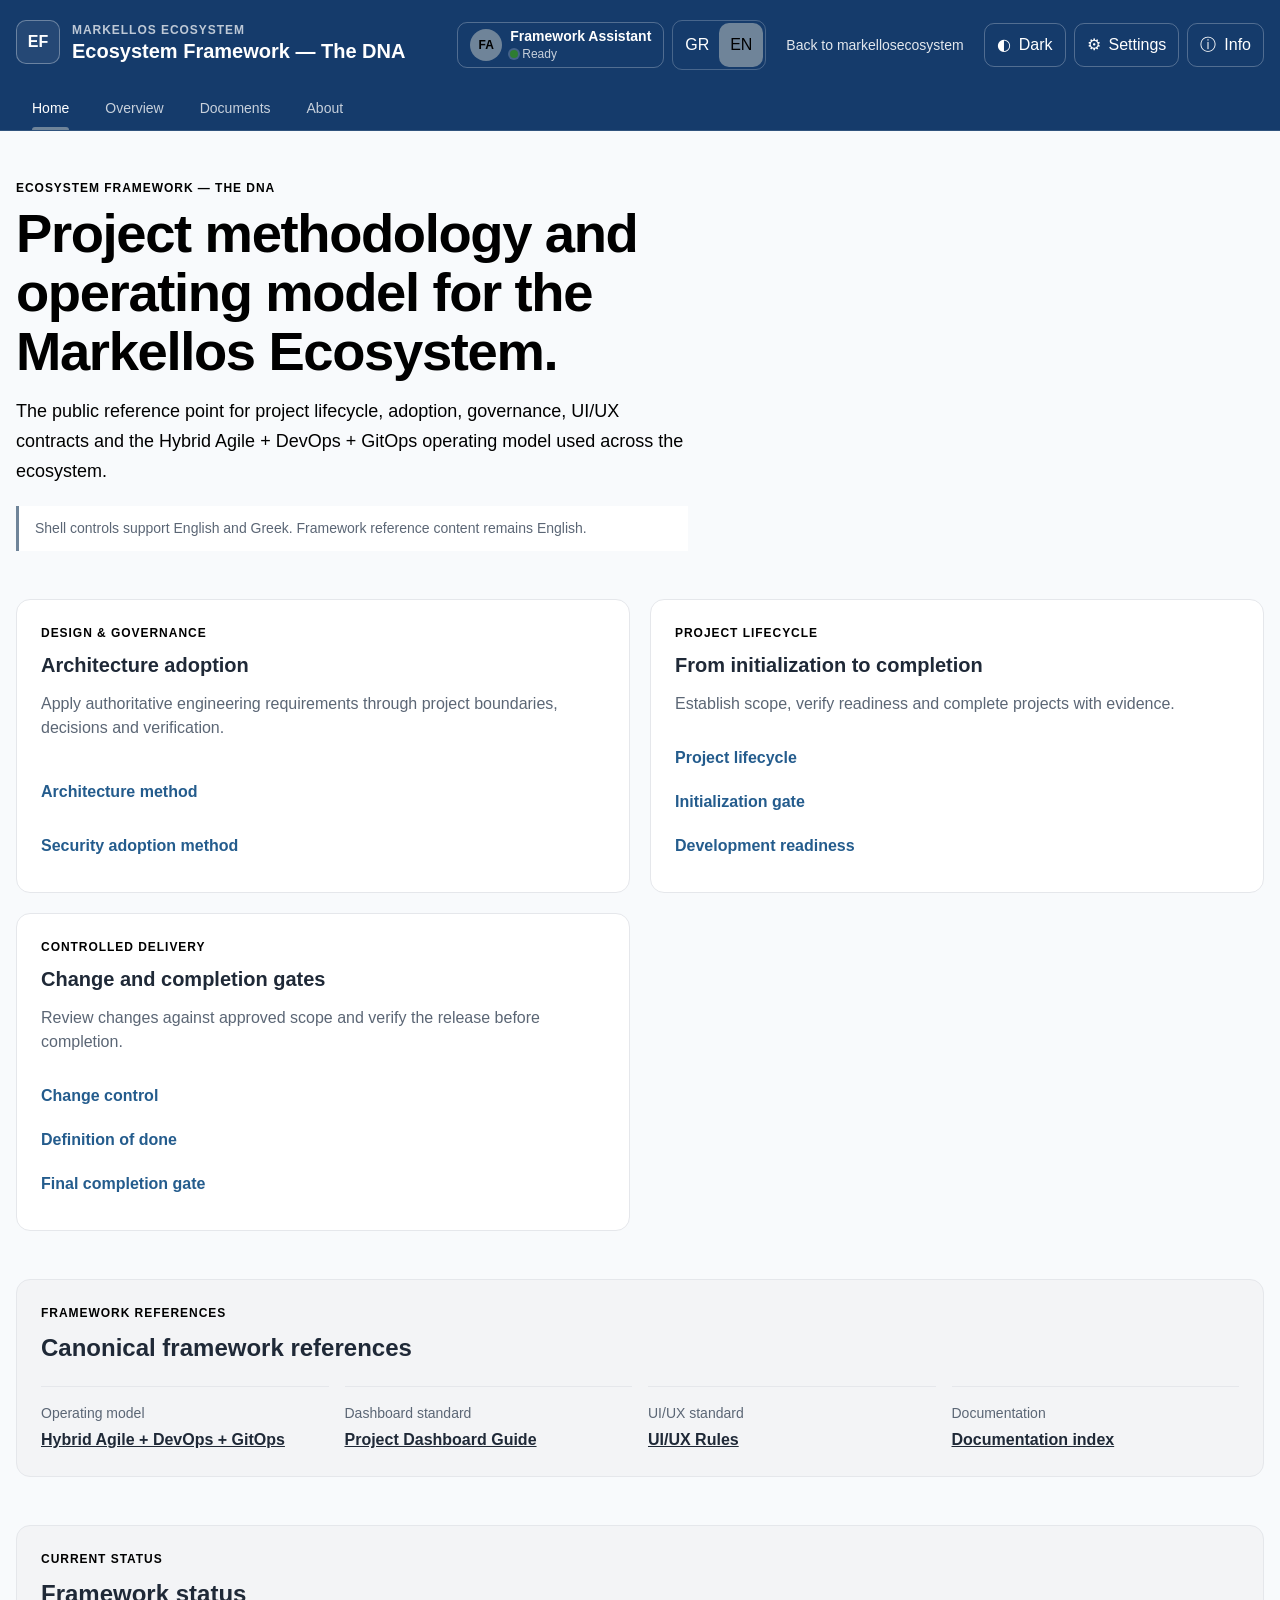
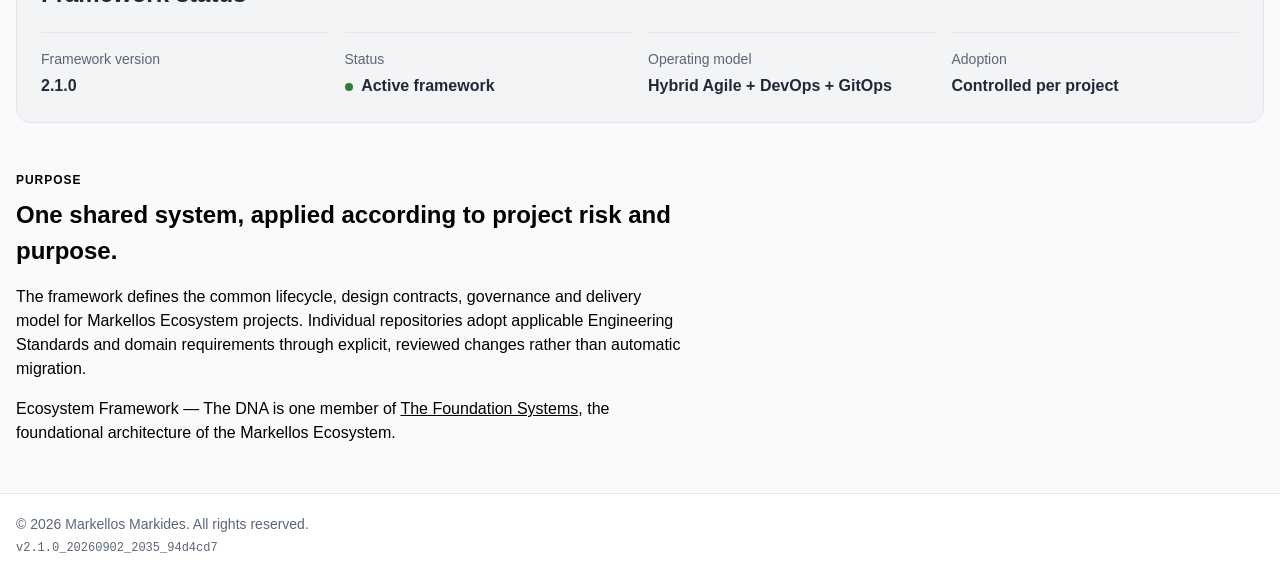
<file: index.html>
<!doctype html>
<html lang="en" data-theme="tech-toolbox" data-color-mode="light" data-font="system" data-text-size="100" data-spacing="comfortable">
<head>
  <meta charset="utf-8">
  <meta name="viewport" content="width=device-width, initial-scale=1">
  <meta name="description" content="Ecosystem Framework — The DNA: project lifecycle, delivery methodology, adoption, evidence and completion.">
  <meta name="theme-color" content="#153b6b">
  <meta name="build-version" content="2.1.0">
  <meta name="build-date" content="20260902">
  <meta name="build-time" content="2035">
  <meta name="build-time-zone" content="Europe/Nicosia">
  <meta name="build-commit" content="94d4cd7">
  <title>Ecosystem Framework — The DNA</title>
  <link rel="canonical" href="https://framework.markellosecosystem.com/">
  <link rel="stylesheet" href="./design-system/tokens/tokens.css">
  <link rel="stylesheet" href="./dashboard.css">
</head>
<body>
  <header class="site-header">
    <div class="header-inner">
      <div class="identity-row">
        <a class="brand-lockup" href="#home" data-i18n-aria-label="dashboardHome" aria-label="Dashboard home">
          <span class="brand-mark" aria-hidden="true">EF</span>
          <span class="brand-copy">
            <span class="project-label">MARKELLOS ECOSYSTEM</span>
            <span class="project-name">Ecosystem Framework — The DNA</span>
          </span>
        </a>

        <div id="header-utilities" class="header-actions" role="group" data-i18n-aria-label="dashboardUtilities" aria-label="Dashboard utilities">
          <button id="assistant-button" class="assistant-button" type="button" aria-haspopup="dialog" aria-controls="assistant-dialog">
            <span class="assistant-avatar" aria-hidden="true">FA</span>
            <span class="assistant-copy">
              <span class="assistant-name" data-i18n="assistantName">Framework Assistant</span>
              <span class="assistant-presence">
                <span class="assistant-status-dot" aria-hidden="true"></span>
                <span data-i18n="assistantStatus">Ready</span>
              </span>
            </span>
          </button>

          <div class="language-selector" role="group" data-i18n-aria-label="language" aria-label="Language">
            <button id="language-gr" class="language-button" type="button" data-language="el" data-i18n-aria-label="greekLanguage" aria-label="Greek" aria-pressed="false">GR</button>
            <button id="language-en" class="language-button" type="button" data-language="en" data-i18n-aria-label="englishLanguage" aria-label="English" aria-pressed="true">EN</button>
          </div>

          <a id="ecosystem-link" class="ecosystem-link" href="https://markellosecosystem.com/">Back to markellosecosystem</a>

          <button id="theme-toggle" class="header-control" type="button" aria-pressed="false">
            <span aria-hidden="true">◐</span>
            <span data-theme-toggle-label>Dark</span>
          </button>

          <button id="settings-button" class="header-control" type="button" aria-haspopup="dialog" aria-controls="settings-dialog">
            <span aria-hidden="true">⚙</span>
            <span data-i18n="settings">Settings</span>
          </button>

          <button id="info-button" class="header-control" type="button" aria-haspopup="dialog" aria-controls="info-dialog">
            <span aria-hidden="true">ⓘ</span>
            <span data-i18n="info">Info</span>
          </button>
        </div>
      </div>

      <div class="navigation-row">
        <button class="menu-button" type="button" aria-expanded="false" aria-controls="primary-navigation">
          <span aria-hidden="true">☰</span>
          <span data-i18n="navigation">Navigation</span>
        </button>
        <nav id="primary-navigation" class="primary-nav" data-i18n-aria-label="primaryNavigation" aria-label="Primary navigation">
          <a class="nav-link is-active" href="#home" data-i18n="home">Home</a>
          <a class="nav-link" href="#overview" data-i18n="overview">Overview</a>
          <a class="nav-link" href="#documents" data-i18n="documents">Documents</a>
          <a class="nav-link" href="#about" data-i18n="about">About</a>
        </nav>
      </div>
    </div>
  </header>

  <main id="home" class="main-content">
    <section class="hero" aria-labelledby="page-title">
      <p class="eyebrow">ECOSYSTEM FRAMEWORK — THE DNA</p>
      <h1 id="page-title">Project methodology and operating model for the Markellos Ecosystem.</h1>
      <p class="hero-copy">
        The public reference point for project lifecycle, adoption, governance, UI/UX contracts and the Hybrid Agile + DevOps + GitOps operating model used across the ecosystem.
      </p>
      <p id="language-status" class="shell-notice" role="status" aria-live="polite">
        Shell controls support English and Greek. Framework reference content remains English.
      </p>
    </section>

    <section id="overview" class="card-grid" aria-label="Framework methodology and project lifecycle">
      <article class="dashboard-card">
        <p class="card-label">DESIGN & GOVERNANCE</p>
        <h2>Architecture adoption</h2>
        <p>Apply authoritative engineering requirements through project boundaries, decisions and verification.</p>
        <a class="card-link" href="./ARCHITECTURE_RULES.md">Architecture method</a>
        <a class="card-link" href="./SECURITY_RULES.md">Security adoption method</a>
      </article>
      <article class="dashboard-card">
        <p class="card-label">PROJECT LIFECYCLE</p>
        <h2>From initialization to completion</h2>
        <p>Establish scope, verify readiness and complete projects with evidence.</p>
        <a class="card-link" href="./FRAMEWORK.md">Project lifecycle</a>
        <a class="card-link" href="./checklists/INITIALIZATION_GATE.md">Initialization gate</a>
        <a class="card-link" href="./checklists/DEVELOPMENT_READINESS.md">Development readiness</a>
      </article>
      <article class="dashboard-card">
        <p class="card-label">CONTROLLED DELIVERY</p>
        <h2>Change and completion gates</h2>
        <p>Review changes against approved scope and verify the release before completion.</p>
        <a class="card-link" href="./CHANGE_CONTROL.md">Change control</a>
        <a class="card-link" href="./DEFINITION_OF_DONE.md">Definition of done</a>
        <a class="card-link" href="./checklists/FINAL_COMPLETION_GATE.md">Final completion gate</a>
      </article>
    </section>

    <section id="documents" class="status-panel" aria-labelledby="documents-title">
      <div>
        <p class="eyebrow">FRAMEWORK REFERENCES</p>
        <h2 id="documents-title">Canonical framework references</h2>
      </div>
      <dl class="status-list">
        <div>
          <dt>Operating model</dt>
          <dd><a href="./PROJECT_OPERATING_MODEL.md">Hybrid Agile + DevOps + GitOps</a></dd>
        </div>
        <div>
          <dt>Dashboard standard</dt>
          <dd><a href="./PROJECT_DASHBOARD_GUIDE.md">Project Dashboard Guide</a></dd>
        </div>
        <div>
          <dt>UI/UX standard</dt>
          <dd><a href="./UI_UX_RULES.md">UI/UX Rules</a></dd>
        </div>
        <div>
          <dt>Documentation</dt>
          <dd><a href="./docs/INDEX.md">Documentation index</a></dd>
        </div>
      </dl>
    </section>

    <section id="status" class="status-panel" aria-labelledby="status-title">
      <div>
        <p class="eyebrow">CURRENT STATUS</p>
        <h2 id="status-title">Framework status</h2>
      </div>
      <dl class="status-list">
        <div>
          <dt>Framework version</dt>
          <dd>2.1.0</dd>
        </div>
        <div>
          <dt>Status</dt>
          <dd><span class="status-dot" aria-hidden="true"></span> Active framework</dd>
        </div>
        <div>
          <dt>Operating model</dt>
          <dd>Hybrid Agile + DevOps + GitOps</dd>
        </div>
        <div>
          <dt>Adoption</dt>
          <dd>Controlled per project</dd>
        </div>
      </dl>
    </section>

    <section id="about" class="simple-section" aria-labelledby="about-title">
      <p class="eyebrow">PURPOSE</p>
      <h2 id="about-title">One shared system, applied according to project risk and purpose.</h2>
      <p>
        The framework defines the common lifecycle, design contracts, governance and delivery model for Markellos Ecosystem projects. Individual repositories adopt applicable Engineering Standards and domain requirements through explicit, reviewed changes rather than automatic migration.
      </p>
      <p>Ecosystem Framework — The DNA is one member of <a href="https://foundations.markellosecosystem.com/">The Foundation Systems</a>, the foundational architecture of the Markellos Ecosystem.</p>
    </section>
  </main>

  <footer class="site-footer">
    <div class="footer-inner">
      <p class="footer-line" data-footer-line="copyright">© <span id="current-year">2026</span> Markellos Markides. All rights reserved.</p>
      <p class="footer-line build-id" data-footer-line="build" data-build-id data-i18n-aria-label="versionInformation" aria-label="Version information">v2.1.0_20260902_2035_94d4cd7</p>
    </div>
  </footer>

  <dialog id="assistant-dialog" class="shell-dialog" aria-labelledby="assistant-dialog-title">
    <div class="dialog-header">
      <div>
        <p class="dialog-eyebrow" data-i18n="assistantLabel">PROJECT ASSISTANT</p>
        <h2 id="assistant-dialog-title" data-i18n="assistantName">Framework Assistant</h2>
      </div>
      <button class="dialog-close" type="button" data-close-dialog data-i18n-aria-label="closeAssistant" aria-label="Close Framework Assistant">×</button>
    </div>
    <div class="assistant-panel">
      <span class="assistant-avatar assistant-avatar-large" aria-hidden="true">FA</span>
      <div>
        <p class="assistant-dialog-status"><span class="assistant-status-dot" aria-hidden="true"></span><span data-i18n="assistantStatus">Ready</span></p>
        <p data-i18n="assistantPlaceholder">Framework reference assistant. No external Assistant backend is connected.</p>
      </div>
    </div>
  </dialog>

  <dialog id="settings-dialog" class="shell-dialog" aria-labelledby="settings-dialog-title">
    <div class="dialog-header">
      <div>
        <p class="dialog-eyebrow" data-i18n="appearance">APPEARANCE</p>
        <h2 id="settings-dialog-title" data-i18n="settings">Settings</h2>
      </div>
      <button class="dialog-close" type="button" data-close-dialog data-i18n-aria-label="closeSettings" aria-label="Close Settings">×</button>
    </div>

    <div class="settings-grid">
      <label class="setting-field" for="accent-color">
        <span data-i18n="accentColour">Accent colour</span>
        <span class="color-control"><input id="accent-color" type="color" value="#6f8499"><output id="accent-value" for="accent-color">#6F8499</output></span>
      </label>

      <label class="setting-field" for="background-color">
        <span data-i18n="backgroundColour">Background colour</span>
        <span class="color-control"><input id="background-color" type="color" value="#f8fafc"><output id="background-value" for="background-color">#F8FAFC</output></span>
      </label>

      <label class="setting-field" for="font-choice">
        <span data-i18n="font">Font</span>
        <select id="font-choice">
          <option value="system" data-i18n="fontSystem">System sans</option>
          <option value="humanist" data-i18n="fontHumanist">Humanist sans</option>
          <option value="serif" data-i18n="fontSerif">Readable serif</option>
        </select>
      </label>

      <label class="setting-field" for="text-size">
        <span data-i18n="textSize">Text size</span>
        <select id="text-size">
          <option value="100" data-i18n="textStandard">Standard</option>
          <option value="112.5" data-i18n="textLarge">Large</option>
          <option value="125" data-i18n="textLarger">Larger</option>
        </select>
      </label>

      <label class="setting-field" for="spacing-choice">
        <span data-i18n="spacing">Spacing</span>
        <select id="spacing-choice">
          <option value="compact" data-i18n="spacingCompact">Compact</option>
          <option value="comfortable" data-i18n="spacingComfortable">Comfortable</option>
          <option value="spacious" data-i18n="spacingSpacious">Spacious</option>
        </select>
      </label>
    </div>

    <p id="appearance-status" class="dialog-status" role="status" aria-live="polite"></p>
    <div class="dialog-actions">
      <button id="reset-appearance" class="secondary-button" type="button" data-i18n="resetAppearance">Reset appearance</button>
      <button class="primary-button" type="button" data-close-dialog data-i18n="close">Close</button>
    </div>
  </dialog>

  <dialog id="info-dialog" class="shell-dialog" aria-labelledby="info-dialog-title">
    <div class="dialog-header">
      <div>
        <p class="dialog-eyebrow">MARKELLOS ECOSYSTEM</p>
        <h2 id="info-dialog-title" data-i18n="info">Info</h2>
      </div>
      <button class="dialog-close" type="button" data-close-dialog data-i18n-aria-label="closeInfo" aria-label="Close Info">×</button>
    </div>

    <div class="info-list">
      <details>
        <summary data-i18n="importantInfo">Important Info</summary>
        <p data-i18n="importantDescription">This site is the public reference point for the Markellos Ecosystem project methodology and operating model.</p>
      </details>
      <details>
        <summary data-i18n="feedback">Feedback</summary>
        <p data-i18n="feedbackDescription">No public feedback channel is configured for this site.</p>
      </details>
      <hr>
      <details>
        <summary data-i18n="license">License</summary>
        <p data-i18n="licenseDescription">Refer to the approved project licensing documentation.</p>
      </details>
      <details>
        <summary data-i18n="privacy">Privacy</summary>
        <p data-i18n="privacyDescription">Appearance preferences are stored locally on this device; no analytics service is configured.</p>
      </details>
      <details>
        <summary data-i18n="analyticsChoices">Analytics choices</summary>
        <p data-i18n="analyticsDescription">No analytics service is configured for this Framework site.</p>
      </details>
      <details>
        <summary data-i18n="copyrightProtected">Copyright protected</summary>
        <p data-i18n="copyrightDescription">Copyright applies to the Framework site and related project materials.</p>
      </details>
      <hr>
      <p>© <span data-current-year>2026</span> Markellos Markides. All rights reserved.</p>
      <p class="build-id" data-build-id>v2.1.0_20260902_2035_94d4cd7</p>
    </div>
    <div class="dialog-actions">
      <button class="primary-button" type="button" data-close-dialog data-i18n="close">Close</button>
    </div>
  </dialog>

  <script src="./dashboard.js"></script>
</body>
</html>
</file>
<file: design-system/tokens/tokens.css>
/* Markellos Ecosystem Design Tokens v1.2.0
 * Source of truth: design-system/tokens/tokens.json
 * Do not edit theme values inside application code.
 */

:root {
  color-scheme: light;

  /* Core brand */
  --color-brand-900: #153b6b;
  --color-brand-800: #1d4d79;
  --color-brand-700: #245c8d;
  --color-brand-600: #2f6f9f;
  --color-brand-500: #4f82a8;
  --color-brand-300: #9dbbd1;
  --color-brand-100: #eaf2f8;
  --color-brand-50: #f5f9fc;

  /* Neutral source tokens */
  --color-neutral-950: #111827;
  --color-neutral-900: #1f2937;
  --color-neutral-700: #4b5563;
  --color-neutral-600: #5b6675;
  --color-neutral-500: #6b7280;
  --color-neutral-300: #d1d5db;
  --color-neutral-200: #e5e7eb;
  --color-neutral-100: #f3f4f6;
  --color-neutral-50: #f8fafc;
  --color-neutral-0: #ffffff;

  /* Semantic roles */
  --color-background: #f8fafc;
  --color-surface: #ffffff;
  --color-surface-subtle: #f3f4f6;
  --color-text: #1f2937;
  --color-text-muted: #5b6675;
  --color-border: #e5e7eb;
  --color-success: #2e7d32;
  --color-warning: #a15c00;
  --color-error: #b42318;
  --color-info: #2563eb;
  --color-focus: #0b6ebd;

  /* Default app theme */
  --app-accent: #6f8499;
  --app-accent-strong: #405b73;
  --app-accent-soft: #e9eef2;
  --app-on-accent: #111827;
  --app-on-accent-strong: #ffffff;

  /* Typography */
  --font-sans: Inter, "Noto Sans", "Segoe UI", Roboto, "Helvetica Neue", Arial, sans-serif;
  --font-mono: "JetBrains Mono", SFMono-Regular, Consolas, "Liberation Mono", monospace;
  --font-weight-regular: 400;
  --font-weight-medium: 500;
  --font-weight-semibold: 600;
  --font-weight-bold: 700;
  --font-size-xs: 0.75rem;
  --font-size-sm: 0.875rem;
  --font-size-md: 1rem;
  --font-size-lg: 1.125rem;
  --font-size-xl: 1.25rem;
  --font-size-2xl: 1.5rem;
  --font-size-3xl: 1.875rem;
  --font-size-4xl: 2.25rem;
  --line-height-tight: 1.2;
  --line-height-compact: 1.3;
  --line-height-snug: 1.4;
  --line-height-normal: 1.5;
  --line-height-relaxed: 1.65;

  /* Spacing: 4 px base grid */
  --space-0: 0;
  --space-1: 0.25rem;
  --space-2: 0.5rem;
  --space-3: 0.75rem;
  --space-4: 1rem;
  --space-5: 1.25rem;
  --space-6: 1.5rem;
  --space-8: 2rem;
  --space-10: 2.5rem;
  --space-12: 3rem;
  --space-16: 4rem;
  --space-20: 5rem;

  /* Shape and elevation */
  --radius-sm: 0.375rem;
  --radius-md: 0.625rem;
  --radius-lg: 0.875rem;
  --radius-xl: 1.25rem;
  --radius-pill: 9999px;
  --shadow-sm: 0 1px 3px rgb(17 24 39 / 8%);
  --shadow-md: 0 4px 12px -2px rgb(17 24 39 / 12%);
  --shadow-lg: 0 12px 28px -6px rgb(17 24 39 / 16%);

  /* Sizing */
  --control-sm: 2rem;
  --control-md: 2.5rem;
  --control-lg: 3rem;
  --touch-target-min: 2.75rem;
  --content-narrow: 42rem;
  --content-default: 72rem;
  --content-wide: 90rem;
  --sidebar-compact: 4.5rem;
  --sidebar-default: 15rem;

  /* Motion */
  --duration-fast: 120ms;
  --duration-normal: 200ms;
  --duration-slow: 320ms;
  --easing-standard: cubic-bezier(0.2, 0, 0, 1);
  --easing-enter: cubic-bezier(0, 0, 0.2, 1);
  --easing-exit: cubic-bezier(0.4, 0, 1, 1);
}

[data-theme="tech-toolbox"] {
  --app-accent: #6f8499;
  --app-accent-strong: #405b73;
  --app-accent-soft: #e9eef2;
  --app-on-accent: #111827;
  --app-on-accent-strong: #ffffff;
}

[data-theme="mnemonics"] {
  --app-accent: #2b7a78;
  --app-accent-strong: #1e5c5a;
  --app-accent-soft: #e3f1f0;
  --app-on-accent: #ffffff;
  --app-on-accent-strong: #ffffff;
}

[data-theme="writing"] {
  --app-accent: #6e688a;
  --app-accent-strong: #504b6a;
  --app-accent-soft: #eeecf4;
  --app-on-accent: #ffffff;
  --app-on-accent-strong: #ffffff;
}

[data-theme="chess"] {
  --app-accent: #d9ae20;
  --app-accent-strong: #8b6b00;
  --app-accent-soft: #fff5c7;
  --app-on-accent: #1f2937;
  --app-on-accent-strong: #ffffff;
}

[data-theme="engineering"] {
  --app-accent: #f2c230;
  --app-accent-strong: #2f638c;
  --app-accent-soft: #fff6d6;
  --app-on-accent: #1f2937;
  --app-on-accent-strong: #ffffff;
}

@media (prefers-reduced-motion: reduce) {
  :root {
    --duration-fast: 0ms;
    --duration-normal: 0ms;
    --duration-slow: 0ms;
  }
}
</file>
<file: dashboard.css>
* {
  box-sizing: border-box;
}

html {
  scroll-behavior: smooth;
  font-size: var(--user-text-size, 100%);
}

html[data-color-mode="dark"] {
  color-scheme: dark;
  --color-background: var(--color-neutral-950);
  --color-surface: var(--color-neutral-900);
  --color-surface-subtle: var(--color-neutral-900);
  --color-text: var(--color-neutral-50);
  --color-text-muted: var(--color-neutral-300);
  --color-border: var(--color-neutral-700);
}

html[data-font="system"] body {
  font-family: var(--font-sans);
}

html[data-font="humanist"] body {
  font-family: "Segoe UI", "Noto Sans", var(--font-sans);
}

html[data-font="serif"] body {
  font-family: Georgia, "Noto Serif", serif;
}

html[data-spacing="compact"] {
  --shell-density: 0.8;
}

html[data-spacing="comfortable"] {
  --shell-density: 1;
}

html[data-spacing="spacious"] {
  --shell-density: 1.25;
}

body {
  margin: 0;
  min-width: 0;
  min-height: 100vh;
  display: flex;
  flex-direction: column;
  background: var(--user-background, var(--color-background));
  color: var(--page-text, var(--color-text));
  line-height: var(--line-height-normal);
}

body:has(dialog[open]) {
  overflow: hidden;
}

a {
  color: inherit;
}

button,
select,
input {
  font: inherit;
}

a:focus-visible,
button:focus-visible,
select:focus-visible,
input:focus-visible {
  outline: 3px solid var(--color-focus);
  outline-offset: 3px;
}

button,
a,
select,
input {
  -webkit-tap-highlight-color: transparent;
}

.site-header {
  background: var(--color-brand-900);
  color: var(--color-neutral-0);
  border-bottom: 1px solid rgb(255 255 255 / 12%);
}

.header-inner,
.main-content,
.footer-inner {
  width: min(calc(100% - 2rem), var(--content-wide));
  margin-inline: auto;
}

.header-inner {
  padding-block: var(--space-5) 0;
}

.identity-row {
  display: flex;
  align-items: center;
  justify-content: space-between;
  gap: var(--space-6);
}

.brand-lockup {
  min-width: 0;
  display: inline-flex;
  align-items: center;
  gap: var(--space-3);
  color: inherit;
  text-decoration: none;
}

.brand-mark {
  width: 2.75rem;
  height: 2.75rem;
  flex: 0 0 2.75rem;
  display: grid;
  place-items: center;
  border: 1px solid rgb(255 255 255 / 32%);
  border-radius: var(--radius-md);
  background: rgb(255 255 255 / 7%);
  font-weight: var(--font-weight-bold);
}

.brand-copy,
.assistant-copy {
  min-width: 0;
  display: grid;
}

.project-label,
.eyebrow,
.card-label,
.dialog-eyebrow {
  font-size: var(--font-size-xs);
  font-weight: var(--font-weight-semibold);
  letter-spacing: 0.08em;
  text-transform: uppercase;
}

.project-label {
  color: rgb(255 255 255 / 72%);
}

.project-name {
  font-size: var(--font-size-xl);
  font-weight: var(--font-weight-bold);
  line-height: var(--line-height-tight);
}

.header-actions {
  min-width: 0;
  display: flex;
  align-items: center;
  justify-content: flex-end;
  gap: var(--space-2);
}

.assistant-button,
.header-control,
.language-button,
.menu-button,
.dialog-close,
.primary-button,
.secondary-button,
.info-list summary {
  min-height: var(--touch-target-min);
  border-radius: var(--radius-md);
  cursor: pointer;
}

.assistant-button,
.header-control,
.language-button,
.menu-button {
  border: 1px solid rgb(255 255 255 / 26%);
  background: transparent;
  color: inherit;
}

.assistant-button:hover,
.header-control:hover,
.language-button:hover,
.menu-button:hover {
  background: rgb(255 255 255 / 10%);
}

.assistant-button {
  min-width: 11.5rem;
  display: inline-flex;
  align-items: center;
  gap: var(--space-2);
  padding: var(--space-1) var(--space-3);
  text-align: left;
}

.assistant-avatar {
  width: 2rem;
  height: 2rem;
  flex: 0 0 2rem;
  display: grid;
  place-items: center;
  border-radius: var(--radius-pill);
  background: var(--user-accent, var(--app-accent));
  color: var(--user-accent-contrast, var(--app-on-accent));
  font-size: var(--font-size-xs);
  font-weight: var(--font-weight-bold);
}

.assistant-name {
  overflow-wrap: anywhere;
  font-size: var(--font-size-sm);
  font-weight: var(--font-weight-semibold);
  line-height: var(--line-height-compact);
}

.assistant-presence,
.assistant-dialog-status {
  display: inline-flex;
  align-items: center;
  gap: var(--space-1);
  color: rgb(255 255 255 / 76%);
  font-size: var(--font-size-xs);
}

.assistant-status-dot {
  width: 0.5rem;
  height: 0.5rem;
  flex: 0 0 0.5rem;
  border-radius: var(--radius-pill);
  background: var(--color-success);
  box-shadow: 0 0 0 2px rgb(255 255 255 / 20%);
}

.language-selector {
  display: inline-flex;
  align-items: center;
  padding: 2px;
  border: 1px solid rgb(255 255 255 / 22%);
  border-radius: var(--radius-md);
}

.language-button {
  min-width: var(--touch-target-min);
  padding-inline: var(--space-2);
  border-color: transparent;
}

.language-button[aria-pressed="true"] {
  background: var(--user-accent, var(--app-accent));
  color: var(--user-accent-contrast, var(--app-on-accent));
}

.header-control,
.menu-button {
  min-width: var(--touch-target-min);
  display: inline-flex;
  align-items: center;
  justify-content: center;
  gap: var(--space-2);
  padding-inline: var(--space-3);
  white-space: nowrap;
}

.ecosystem-link {
  min-height: var(--touch-target-min);
  display: inline-flex;
  align-items: center;
  padding-inline: var(--space-3);
  border-radius: var(--radius-md);
  color: rgb(255 255 255 / 88%);
  font-size: var(--font-size-sm);
  text-decoration: none;
  white-space: nowrap;
}

.ecosystem-link:hover {
  background: rgb(255 255 255 / 10%);
  color: var(--color-neutral-0);
}

.navigation-row {
  display: flex;
  align-items: center;
  margin-top: var(--space-4);
}

.menu-button {
  display: none;
}

.primary-nav {
  min-width: 0;
  display: flex;
  gap: var(--space-1);
  overflow-x: auto;
}

.nav-link {
  position: relative;
  min-height: var(--touch-target-min);
  display: inline-flex;
  align-items: center;
  padding-inline: var(--space-4);
  color: rgb(255 255 255 / 76%);
  font-size: var(--font-size-sm);
  font-weight: var(--font-weight-medium);
  text-decoration: none;
  white-space: nowrap;
}

.nav-link:hover,
.nav-link.is-active {
  color: var(--color-neutral-0);
}

.nav-link.is-active::after {
  content: "";
  position: absolute;
  right: var(--space-4);
  bottom: 0;
  left: var(--space-4);
  height: 3px;
  border-radius: var(--radius-pill) var(--radius-pill) 0 0;
  background: var(--user-accent, var(--app-accent));
}

.main-content {
  flex: 1;
  padding-block: calc(var(--space-12) * var(--shell-density, 1));
}

.hero {
  max-width: var(--content-narrow);
  margin-bottom: calc(var(--space-12) * var(--shell-density, 1));
}

.eyebrow,
.card-label,
.dialog-eyebrow {
  margin: 0 0 var(--space-2);
  color: var(--page-muted, var(--color-text-muted));
}

.hero h1,
.simple-section h2 {
  color: var(--page-text, var(--color-text));
}

.hero h1,
.status-panel h2,
.simple-section h2,
.dashboard-card h2,
.shell-dialog h2 {
  margin-top: 0;
}

.hero h1 {
  margin-bottom: var(--space-4);
  font-size: clamp(2rem, 5vw, 3.4rem);
  line-height: 1.08;
  letter-spacing: -0.025em;
}

.hero-copy {
  margin: 0;
  color: var(--page-muted, var(--color-text-muted));
  font-size: var(--font-size-lg);
  line-height: var(--line-height-relaxed);
}

.shell-notice {
  margin: var(--space-5) 0 0;
  padding: var(--space-3) var(--space-4);
  border-inline-start: 3px solid var(--user-accent, var(--app-accent));
  background: var(--color-surface);
  color: var(--color-text-muted);
  font-size: var(--font-size-sm);
}

.card-grid {
  display: grid;
  grid-template-columns: repeat(2, minmax(0, 1fr));
  gap: calc(var(--space-5) * var(--shell-density, 1));
}

.dashboard-card {
  min-width: 0;
  min-height: 15rem;
  display: flex;
  flex-direction: column;
  padding: calc(var(--space-6) * var(--shell-density, 1));
  border: 1px solid var(--color-border);
  border-radius: var(--radius-lg);
  background: var(--color-surface);
  color: var(--color-text);
}

.dashboard-card h2 {
  margin-bottom: var(--space-3);
  font-size: var(--font-size-xl);
}

.dashboard-card p:not(.card-label) {
  margin-top: 0;
  margin-bottom: var(--space-5);
  color: var(--color-text-muted);
}

.card-link {
  width: fit-content;
  min-height: var(--touch-target-min);
  display: inline-flex;
  align-items: center;
  margin-top: auto;
  color: var(--color-brand-700);
  font-weight: var(--font-weight-semibold);
  text-decoration: none;
}

html[data-color-mode="dark"] .card-link {
  color: var(--color-brand-300);
}

.card-link:hover {
  text-decoration: underline;
  text-underline-offset: 0.2em;
}

.status-panel {
  margin-top: calc(var(--space-12) * var(--shell-density, 1));
  padding: calc(var(--space-6) * var(--shell-density, 1));
  border: 1px solid var(--color-border);
  border-radius: var(--radius-lg);
  background: var(--color-surface-subtle);
  color: var(--color-text);
}

.status-panel > div:first-child {
  margin-bottom: var(--space-5);
}

.status-panel h2,
.simple-section h2 {
  margin-bottom: 0;
  font-size: var(--font-size-2xl);
}

.status-list {
  display: grid;
  grid-template-columns: repeat(4, minmax(0, 1fr));
  gap: var(--space-4);
  margin: 0;
}

.status-list > div {
  min-width: 0;
  padding-top: var(--space-4);
  border-top: 1px solid var(--color-border);
}

.status-list dt {
  margin-bottom: var(--space-1);
  color: var(--color-text-muted);
  font-size: var(--font-size-sm);
}

.status-list dd {
  margin: 0;
  overflow-wrap: anywhere;
  font-weight: var(--font-weight-semibold);
}

.status-dot {
  width: 0.55rem;
  height: 0.55rem;
  display: inline-block;
  margin-right: var(--space-1);
  border-radius: var(--radius-pill);
  background: var(--color-success);
}

.simple-section {
  max-width: var(--content-narrow);
  margin-top: calc(var(--space-12) * var(--shell-density, 1));
}

.simple-section p:last-child {
  margin-bottom: 0;
  color: var(--page-muted, var(--color-text-muted));
}

.site-footer {
  border-top: 1px solid var(--color-border);
  background: var(--color-surface);
}

.footer-inner {
  display: grid;
  gap: var(--space-1);
  padding-block: var(--space-5);
  color: var(--color-text-muted);
  font-size: var(--font-size-sm);
}

.footer-line {
  margin: 0;
}

.build-id {
  font-family: var(--font-mono);
  font-size: var(--font-size-xs);
  overflow-wrap: anywhere;
}

.shell-dialog {
  width: min(calc(100% - 2rem), 36rem);
  max-height: min(44rem, calc(100dvh - 2rem));
  margin: auto;
  padding: var(--space-6);
  overflow: auto;
  border: 1px solid var(--color-border);
  border-radius: var(--radius-lg);
  background: var(--color-surface);
  color: var(--color-text);
  box-shadow: var(--shadow-lg);
}

.shell-dialog:not([open]) {
  display: none;
}

.shell-dialog::backdrop {
  background: rgb(17 24 39 / 70%);
}

.dialog-header {
  display: flex;
  align-items: flex-start;
  justify-content: space-between;
  gap: var(--space-4);
  margin-bottom: var(--space-6);
}

.dialog-header h2 {
  margin-bottom: 0;
  font-size: var(--font-size-2xl);
}

.dialog-eyebrow {
  color: var(--color-text-muted);
}

.dialog-close {
  width: var(--touch-target-min);
  flex: 0 0 var(--touch-target-min);
  border: 1px solid var(--color-border);
  background: var(--color-surface-subtle);
  color: var(--color-text);
  font-size: var(--font-size-xl);
}

.dialog-close:hover,
.secondary-button:hover,
.info-list summary:hover {
  background: var(--app-accent-soft);
}

.assistant-panel {
  display: flex;
  align-items: flex-start;
  gap: var(--space-4);
}

.assistant-avatar-large {
  width: 3rem;
  height: 3rem;
  flex-basis: 3rem;
  font-size: var(--font-size-sm);
}

.assistant-dialog-status {
  margin-top: 0;
  color: var(--color-text-muted);
}

.assistant-dialog-status .assistant-status-dot {
  box-shadow: none;
}

.settings-grid {
  display: grid;
  grid-template-columns: repeat(2, minmax(0, 1fr));
  gap: var(--space-4);
}

.setting-field {
  min-width: 0;
  display: grid;
  gap: var(--space-2);
  color: var(--color-text);
  font-size: var(--font-size-sm);
  font-weight: var(--font-weight-semibold);
}

.setting-field select,
.color-control {
  min-height: var(--touch-target-min);
  border: 1px solid var(--color-border);
  border-radius: var(--radius-md);
  background: var(--color-surface);
  color: var(--color-text);
}

.setting-field select {
  width: 100%;
  padding-inline: var(--space-3);
}

.color-control {
  display: flex;
  align-items: center;
  gap: var(--space-3);
  padding: var(--space-1) var(--space-3) var(--space-1) var(--space-1);
}

.color-control input[type="color"] {
  width: var(--touch-target-min);
  height: calc(var(--touch-target-min) - var(--space-2));
  padding: 0;
  border: 0;
  background: transparent;
  cursor: pointer;
}

.color-control output {
  min-width: 0;
  font-family: var(--font-mono);
  font-size: var(--font-size-xs);
  overflow-wrap: anywhere;
}

.dialog-status {
  min-height: 1.5em;
  margin: var(--space-4) 0 0;
  color: var(--color-text-muted);
  font-size: var(--font-size-sm);
}

.dialog-actions {
  display: flex;
  justify-content: flex-end;
  gap: var(--space-3);
  margin-top: var(--space-5);
}

.primary-button,
.secondary-button {
  padding-inline: var(--space-4);
  border: 1px solid var(--color-border);
}

.primary-button {
  border-color: var(--user-accent, var(--app-accent));
  background: var(--user-accent, var(--app-accent));
  color: var(--user-accent-contrast, var(--app-on-accent));
}

.primary-button:hover {
  filter: brightness(0.94);
}

.secondary-button {
  background: var(--color-surface);
  color: var(--color-text);
}

.info-list {
  display: grid;
  gap: var(--space-1);
}

.info-list details {
  border-radius: var(--radius-md);
}

.info-list summary {
  display: flex;
  align-items: center;
  padding-inline: var(--space-3);
  color: var(--color-text);
  font-weight: var(--font-weight-medium);
}

.info-list details > p {
  padding: 0 var(--space-3) var(--space-3);
  color: var(--color-text-muted);
  font-size: var(--font-size-sm);
}

.info-list hr {
  width: 100%;
  height: 1px;
  margin: var(--space-3) 0;
  border: 0;
  background: var(--color-border);
}

.info-list p {
  margin: 0;
  overflow-wrap: anywhere;
}

@media (max-width: 80rem) {
  .identity-row {
    align-items: flex-start;
  }

  .header-actions {
    flex-wrap: wrap;
  }
}

@media (max-width: 64rem) {
  .identity-row {
    flex-direction: column;
  }

  .header-actions {
    width: 100%;
    justify-content: flex-start;
  }

  .status-list {
    grid-template-columns: repeat(2, minmax(0, 1fr));
  }
}

@media (max-width: 48rem) {
  .header-inner,
  .main-content,
  .footer-inner {
    width: min(calc(100% - 1.5rem), var(--content-wide));
  }

  .header-actions {
    display: grid;
    grid-template-columns: repeat(2, minmax(0, 1fr));
  }

  .assistant-button,
  .ecosystem-link {
    grid-column: 1 / -1;
  }

  .assistant-button,
  .ecosystem-link,
  .header-control,
  .language-selector {
    width: 100%;
  }

  .ecosystem-link {
    justify-content: center;
    white-space: normal;
    text-align: center;
  }

  .language-button {
    flex: 1;
  }

  .navigation-row {
    display: grid;
  }

  .menu-button {
    display: inline-flex;
    width: fit-content;
    margin-bottom: var(--space-3);
  }

  .primary-nav {
    display: none;
    flex-direction: column;
    padding-bottom: var(--space-4);
    overflow: visible;
  }

  .primary-nav.is-open {
    display: flex;
  }

  .nav-link.is-active::after {
    top: 0.5rem;
    right: auto;
    bottom: 0.5rem;
    left: 0;
    width: 3px;
    height: auto;
    border-radius: var(--radius-pill);
  }

  .card-grid,
  .settings-grid {
    grid-template-columns: 1fr;
  }

  .dashboard-card {
    min-height: 0;
  }
}

@media (max-width: 30rem) {
  .project-label {
    font-size: 0.68rem;
  }

  .project-name {
    font-size: var(--font-size-lg);
  }

  .brand-mark {
    width: 2.5rem;
    height: 2.5rem;
    flex-basis: 2.5rem;
  }

  .status-list {
    grid-template-columns: 1fr;
  }

  .shell-dialog {
    width: min(calc(100% - 1rem), 36rem);
    padding: var(--space-4);
  }

  .dialog-actions {
    align-items: stretch;
    flex-direction: column-reverse;
  }

  .primary-button,
  .secondary-button {
    width: 100%;
  }
}

@media (prefers-reduced-motion: reduce) {
  html {
    scroll-behavior: auto;
  }

  *,
  *::before,
  *::after {
    animation-duration: 0.01ms;
    animation-iteration-count: 1;
    transition-duration: 0.01ms;
  }
}
</file>
